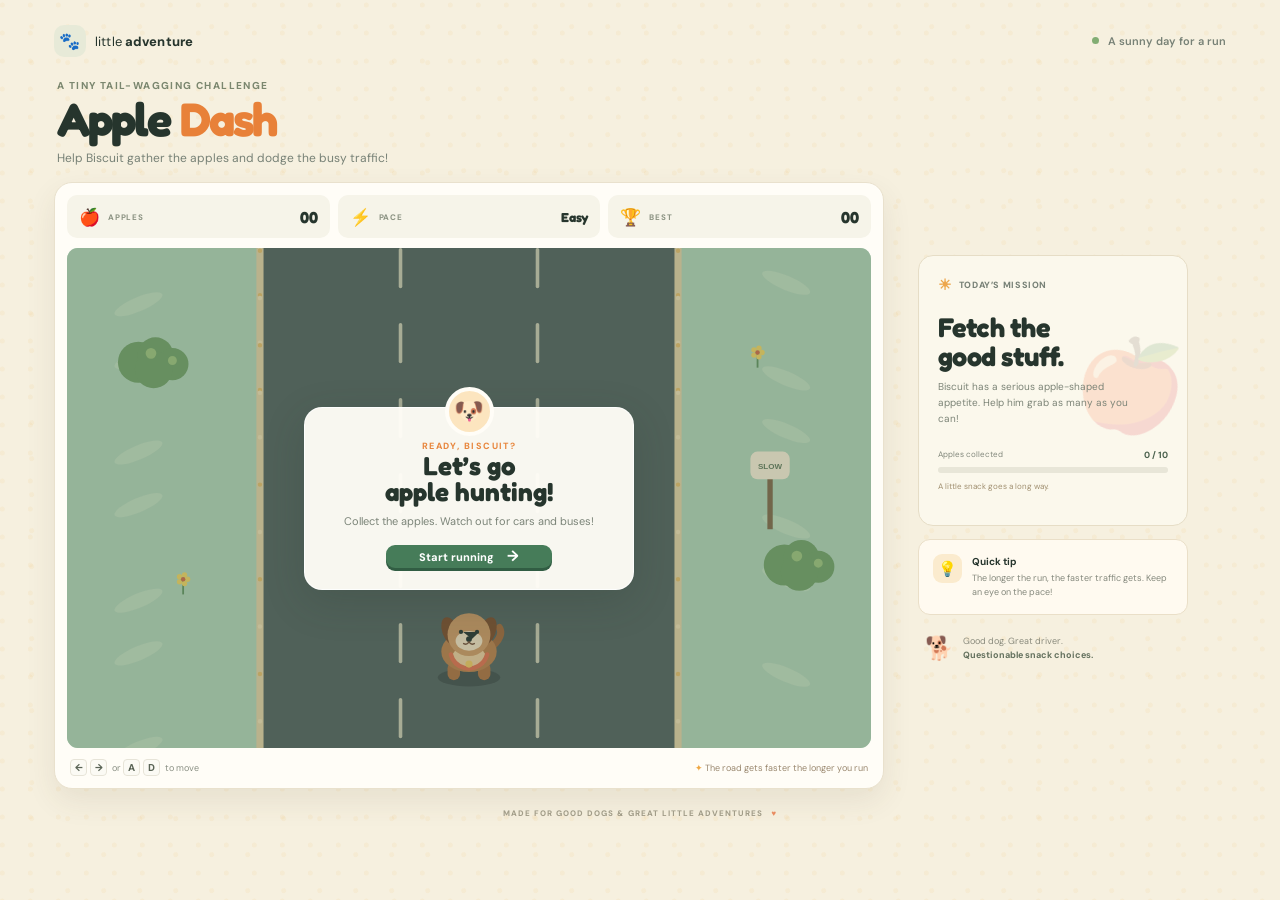
<file: index.html>
<!doctype html>
<html lang="en">
  <head>
    <meta charset="utf-8">
    <meta name="viewport" content="width=device-width, initial-scale=1">
    <meta name="theme-color" content="#f6f0df">
    <title>Apple Dash — Pup on the Road</title>
    <link rel="stylesheet" href="styles.css">
  </head>
  <body>
    <main class="game-shell">
      <header class="topbar">
        <a class="wordmark" href="#" aria-label="Apple Dash home">
          <span class="brand-icon" aria-hidden="true">🐾</span>
          <span>little <strong>adventure</strong></span>
        </a>
        <span class="top-note"><span class="status-dot"></span> A sunny day for a run</span>
      </header>

      <section class="game-layout" aria-label="Apple Dash game">
        <div class="game-column">
          <div class="intro">
            <p class="eyebrow">A tiny tail-wagging challenge</p>
            <h1>Apple <span>Dash</span></h1>
            <p class="intro-copy">Help Biscuit gather the apples and dodge the busy traffic!</p>
          </div>

          <div class="game-frame">
            <div class="hud" aria-label="Game status">
              <div class="hud-item score-card">
                <span class="hud-icon" aria-hidden="true">🍎</span>
                <span class="hud-label">APPLES</span>
                <strong id="score">00</strong>
              </div>
              <div class="hud-item pace-card">
                <span class="hud-icon" aria-hidden="true">⚡</span>
                <span class="hud-label">PACE</span>
                <strong id="pace">Easy</strong>
              </div>
              <div class="hud-item best-card">
                <span class="hud-icon" aria-hidden="true">🏆</span>
                <span class="hud-label">BEST</span>
                <strong id="best">00</strong>
              </div>
            </div>

            <div class="canvas-wrap">
              <canvas id="game" width="900" height="560" aria-label="Dog running along a road, collecting apples and avoiding traffic">
                Your browser does not support the canvas game.
              </canvas>
              <div class="game-overlay" id="overlay">
                <div class="overlay-card">
                  <span class="overlay-sticker" id="overlay-sticker" aria-hidden="true">🐶</span>
                  <p class="overlay-kicker" id="overlay-kicker">READY, BISCUIT?</p>
                  <h2 id="overlay-title">Let’s go<br>apple hunting!</h2>
                  <p class="overlay-copy" id="overlay-copy">Collect the apples. Watch out for cars and buses!</p>
                  <button class="play-button" id="play-button" type="button">Start running <span aria-hidden="true">→</span></button>
                </div>
              </div>
            </div>
            <div class="game-footer">
              <span><i class="keycap">←</i><i class="keycap">→</i> or <i class="keycap">A</i><i class="keycap">D</i> to move</span>
              <span class="footer-tip"><span aria-hidden="true">✦</span> The road gets faster the longer you run</span>
            </div>
          </div>
          <div class="mobile-controls" aria-label="Touch controls">
            <button type="button" class="move-button" data-move="-1" aria-label="Move left">←</button>
            <span>STEER BISCUIT</span>
            <button type="button" class="move-button" data-move="1" aria-label="Move right">→</button>
          </div>
        </div>

        <aside class="side-panel">
          <div class="mission-card">
            <div class="card-heading">
              <span class="sun-icon" aria-hidden="true">☀</span>
              <span>today’s mission</span>
            </div>
            <h2>Fetch the<br>good stuff.</h2>
            <p>Biscuit has a serious apple-shaped appetite. Help him grab as many as you can!</p>
            <div class="mission-progress">
              <div class="progress-copy"><span>Apples collected</span><strong id="mission-count">0 / 10</strong></div>
              <div class="progress-track"><span id="mission-progress"></span></div>
              <span class="mission-hint" id="mission-hint">A little snack goes a long way.</span>
            </div>
            <div class="doodle-apple" aria-hidden="true">🍎</div>
          </div>

          <div class="tip-card">
            <div class="tip-icon" aria-hidden="true">💡</div>
            <div>
              <h3>Quick tip</h3>
              <p>The longer the run, the faster traffic gets. Keep an eye on the pace!</p>
            </div>
          </div>
          <div class="mascot-note"><span aria-hidden="true">🐕</span><span>Good dog. Great driver.<br><strong>Questionable snack choices.</strong></span></div>
        </aside>
      </section>
      <footer class="page-footer">MADE FOR GOOD DOGS &amp; GREAT LITTLE ADVENTURES <span aria-hidden="true">♥</span></footer>
    </main>
    <script src="game.js"></script>
  </body>
</html>
</file>
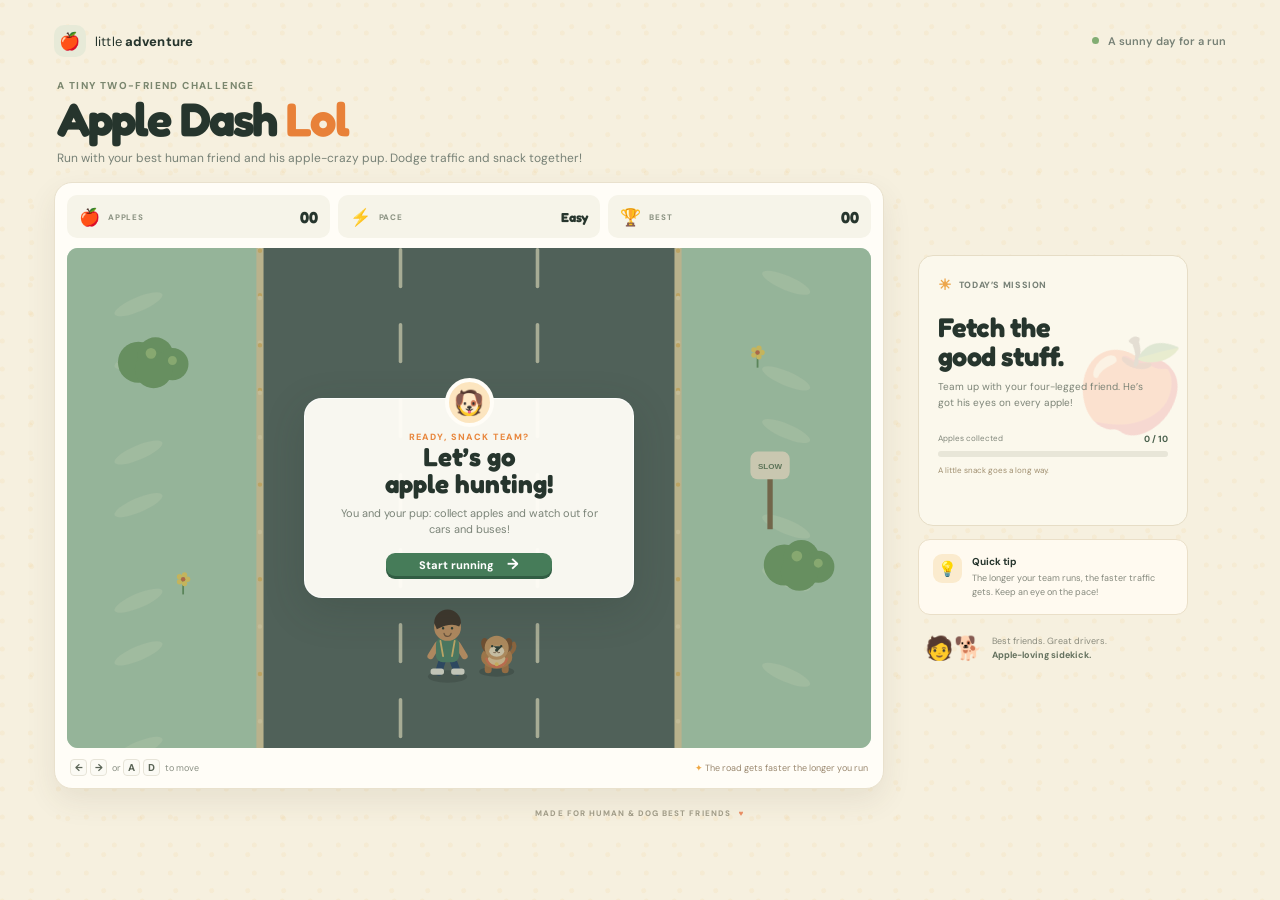
<file: LSindex.html>
<!doctype html>
<html lang="en">
  <head>
    <meta charset="utf-8">
    <meta name="viewport" content="width=device-width, initial-scale=1">
    <meta name="theme-color" content="#f6f0df">
    <title>Apple Dash Lol</title>
    <link rel="stylesheet" href="styles.css">
  </head>
  <body data-game-variant="human-dog">
    <main class="game-shell">
      <header class="topbar">
        <a class="wordmark" href="#" aria-label="Apple Dash Lol home">
          <span class="brand-icon" aria-hidden="true">🍎</span>
          <span>little <strong>adventure</strong></span>
        </a>
        <span class="top-note"><span class="status-dot"></span> A sunny day for a run</span>
      </header>

      <section class="game-layout" aria-label="Apple Dash Lol game">
        <div class="game-column">
          <div class="intro">
            <p class="eyebrow">A tiny two-friend challenge</p>
            <h1>Apple Dash <span>Lol</span></h1>
            <p class="intro-copy">Run with your best human friend and his apple-crazy pup. Dodge traffic and snack together!</p>
          </div>

          <div class="game-frame">
            <div class="hud" aria-label="Game status">
              <div class="hud-item score-card">
                <span class="hud-icon" aria-hidden="true">🍎</span>
                <span class="hud-label">APPLES</span>
                <strong id="score">00</strong>
              </div>
              <div class="hud-item pace-card">
                <span class="hud-icon" aria-hidden="true">⚡</span>
                <span class="hud-label">PACE</span>
                <strong id="pace">Easy</strong>
              </div>
              <div class="hud-item best-card">
                <span class="hud-icon" aria-hidden="true">🏆</span>
                <span class="hud-label">BEST</span>
                <strong id="best">00</strong>
              </div>
            </div>

            <div class="canvas-wrap">
              <canvas id="game" width="900" height="560" aria-label="A person and dog running along a road, collecting apples and avoiding traffic">
                Your browser does not support the canvas game.
              </canvas>
              <div class="game-overlay" id="overlay">
                <div class="overlay-card">
                  <span class="overlay-sticker" id="overlay-sticker" aria-hidden="true">🧑🐶</span>
                  <p class="overlay-kicker" id="overlay-kicker">READY, SNACK TEAM?</p>
                  <h2 id="overlay-title">Let’s go<br>apple hunting!</h2>
                  <p class="overlay-copy" id="overlay-copy">You and your pup: collect apples and watch out for cars and buses!</p>
                  <button class="play-button" id="play-button" type="button">Start running <span aria-hidden="true">→</span></button>
                </div>
              </div>
            </div>
            <div class="game-footer">
              <span><i class="keycap">←</i><i class="keycap">→</i> or <i class="keycap">A</i><i class="keycap">D</i> to move</span>
              <span class="footer-tip"><span aria-hidden="true">✦</span> The road gets faster the longer you run</span>
            </div>
          </div>
          <div class="mobile-controls" aria-label="Touch controls">
            <button type="button" class="move-button" data-move="-1" aria-label="Move left">←</button>
            <span>STEER THE SNACK TEAM</span>
            <button type="button" class="move-button" data-move="1" aria-label="Move right">→</button>
          </div>
        </div>

        <aside class="side-panel">
          <div class="mission-card">
            <div class="card-heading">
              <span class="sun-icon" aria-hidden="true">☀</span>
              <span>today’s mission</span>
            </div>
            <h2>Fetch the<br>good stuff.</h2>
            <p>Team up with your four-legged friend. He’s got his eyes on every apple!</p>
            <div class="mission-progress">
              <div class="progress-copy"><span>Apples collected</span><strong id="mission-count">0 / 10</strong></div>
              <div class="progress-track"><span id="mission-progress"></span></div>
              <span class="mission-hint" id="mission-hint">A little snack goes a long way.</span>
            </div>
            <div class="doodle-apple" aria-hidden="true">🍎</div>
          </div>

          <div class="tip-card">
            <div class="tip-icon" aria-hidden="true">💡</div>
            <div>
              <h3>Quick tip</h3>
              <p>The longer your team runs, the faster traffic gets. Keep an eye on the pace!</p>
            </div>
          </div>
          <div class="mascot-note"><span aria-hidden="true">🧑🐕</span><span>Best friends. Great drivers.<br><strong>Apple-loving sidekick.</strong></span></div>
        </aside>
      </section>
      <footer class="page-footer">MADE FOR HUMAN &amp; DOG BEST FRIENDS <span aria-hidden="true">♥</span></footer>
    </main>
    <script src="game.js"></script>
  </body>
</html>
</file>
<file: styles.css>
@import url('https://fonts.googleapis.com/css2?family=DM+Sans:wght@400;500;600;700;800&family=Fredoka:wght@500;600;700&display=swap');

:root {
  color-scheme: light;
  --ink: #26352d;
  --muted: #778176;
  --cream: #f6f0df;
  --paper: #fffdf7;
  --green: #417858;
  --orange: #f5a14a;
}

* { box-sizing: border-box; }

body {
  margin: 0;
  min-width: 320px;
  min-height: 100vh;
  color: var(--ink);
  background:
    radial-gradient(circle at 8% 18%, rgba(242, 197, 121, .12) 0 2px, transparent 3px),
    radial-gradient(circle at 88% 74%, rgba(242, 197, 121, .12) 0 2px, transparent 3px),
    var(--cream);
  background-size: 28px 28px, 36px 36px, auto;
  font-family: "DM Sans", sans-serif;
}

button { font: inherit; }

.game-shell { max-width: 1260px; margin: 0 auto; padding: 25px 44px 16px; }
.topbar { display: flex; align-items: center; justify-content: space-between; margin-bottom: 22px; }
.wordmark { display: inline-flex; align-items: center; gap: 9px; color: var(--ink); font-size: 13px; letter-spacing: .01em; text-decoration: none; }
.wordmark strong { font-weight: 800; }
.brand-icon { display: grid; width: 32px; height: 32px; place-items: center; border-radius: 10px; background: #e7ead8; font-size: 17px; }
.top-note { color: #778176; font-size: 11px; font-weight: 600; }
.status-dot { display: inline-block; width: 7px; height: 7px; margin-right: 6px; border-radius: 50%; background: #82ad73; vertical-align: 1px; }

.game-layout { display: grid; grid-template-columns: minmax(0, 830px) 270px; align-items: center; gap: 34px; }
.game-column { min-width: 0; }
.intro { margin: 0 0 16px 3px; }
.eyebrow { margin: 0 0 3px; color: #7b876f; font-size: 10px; font-weight: 800; letter-spacing: .14em; text-transform: uppercase; }
h1, h2, h3, p { margin-top: 0; }
h1 { margin-bottom: 3px; font-family: Fredoka, sans-serif; font-size: clamp(36px, 5vw, 47px); font-weight: 700; letter-spacing: -.04em; line-height: 1; }
h1 span { color: #e88139; }
.intro-copy { margin: 8px 0 0; color: #778176; font-size: 12px; }

.game-frame { overflow: hidden; padding: 12px; border: 1px solid #e9e1cd; border-radius: 18px; background: var(--paper); box-shadow: 0 12px 30px rgba(81, 67, 41, .09); }
.hud { display: grid; grid-template-columns: 1fr 1fr 1fr; gap: 8px; margin-bottom: 10px; }
.hud-item { display: flex; align-items: center; min-width: 0; height: 43px; padding: 0 12px; border-radius: 10px; background: #f6f4e9; }
.hud-icon { margin-right: 8px; font-size: 17px; }
.hud-label { color: #8c9383; font-size: 8px; font-weight: 800; letter-spacing: .1em; }
.hud-item strong { margin-left: auto; color: var(--ink); font-family: Fredoka, sans-serif; font-size: 16px; }
.pace-card strong { font-size: 13px; }
.canvas-wrap { position: relative; overflow: hidden; border-radius: 11px; background: #b9d9bd; line-height: 0; }
canvas { display: block; width: 100%; height: auto; aspect-ratio: 900 / 560; }
.game-overlay { position: absolute; inset: 0; display: grid; place-items: center; padding: 18px; background: rgba(25, 46, 38, .22); transition: opacity .2s ease, visibility .2s ease; }
.game-overlay.is-hidden { visibility: hidden; opacity: 0; pointer-events: none; }
.overlay-card { width: min(330px, 94%); padding: 23px 24px 21px; border: 1px solid rgba(255, 255, 255, .85); border-radius: 18px; background: rgba(255, 253, 247, .96); text-align: center; box-shadow: 0 12px 40px rgba(38, 53, 45, .2); }
.overlay-sticker { display: grid; width: 49px; height: 49px; margin: -44px auto 10px; place-items: center; border: 4px solid var(--paper); border-radius: 50%; background: #fce5bf; font-size: 24px; }
.overlay-kicker { margin: 0 0 7px; color: #e8873e; font-size: 9px; font-weight: 800; letter-spacing: .16em; }
.overlay-card h2 { margin-bottom: 7px; font-family: Fredoka, sans-serif; font-size: 26px; line-height: 1.03; }
.overlay-copy { margin: 0 0 15px; color: #7b8478; font-size: 11px; line-height: 1.5; }
.play-button { min-width: 166px; padding: 11px 17px; border: 0; border-radius: 9px; color: white; background: #467c59; box-shadow: 0 3px 0 #315d43; cursor: pointer; font-size: 11px; font-weight: 800; transition: transform .15s ease, background .15s ease; }
.play-button:hover { transform: translateY(-1px); background: #386c4c; }
.play-button:active { transform: translateY(2px); box-shadow: 0 1px 0 #315d43; }
.play-button span { margin-left: 10px; font-size: 15px; }
.game-footer { display: flex; align-items: center; justify-content: space-between; padding: 11px 3px 0; color: #8a9084; font-size: 9px; }
.keycap { display: inline-grid; width: 17px; height: 17px; margin-right: 3px; place-items: center; border: 1px solid #e7e4d8; border-radius: 4px; background: #fbfaf4; color: #596355; font-size: 10px; font-style: normal; font-weight: 800; }
.footer-tip { color: #9a886f; }
.footer-tip span { color: #efa743; }

.side-panel { display: flex; flex-direction: column; gap: 13px; padding-top: 57px; }
.mission-card { position: relative; overflow: hidden; min-height: 271px; padding: 19px; border: 1px solid #e6ddc6; border-radius: 15px; background: #fbf8ec; }
.card-heading { display: flex; align-items: center; gap: 7px; color: #778176; font-size: 9px; font-weight: 800; letter-spacing: .07em; text-transform: uppercase; }
.sun-icon { color: #eda64c; font-size: 15px; }
.mission-card h2 { position: relative; z-index: 1; margin: 18px 0 8px; font-family: Fredoka, sans-serif; font-size: 27px; line-height: 1.06; letter-spacing: -.02em; }
.mission-card > p { position: relative; z-index: 1; max-width: 210px; margin-bottom: 22px; color: #7c8477; font-size: 10px; line-height: 1.6; }
.mission-progress { position: relative; z-index: 1; }
.progress-copy { display: flex; justify-content: space-between; margin-bottom: 6px; color: #81877b; font-size: 8px; }
.progress-copy strong { color: #4a614d; font-size: 9px; }
.progress-track { overflow: hidden; height: 6px; border-radius: 9px; background: #e8e6d8; }
.progress-track span { display: block; width: 0; height: 100%; border-radius: inherit; background: linear-gradient(90deg, #83ad73, #efb250); transition: width .3s ease; }
.mission-hint { display: block; margin-top: 8px; color: #a08f70; font-size: 8px; }
.doodle-apple { position: absolute; top: 70px; right: 0; opacity: .13; font-size: 90px; transform: rotate(18deg); }
.tip-card { display: flex; gap: 10px; padding: 14px; border: 1px solid #eadfc8; border-radius: 12px; background: #fffaf0; }
.tip-icon { display: grid; flex: 0 0 29px; height: 29px; place-items: center; border-radius: 9px; background: #fbebce; font-size: 15px; }
.tip-card h3 { margin: 1px 0 4px; font-size: 10px; }
.tip-card p { margin: 0; color: #85897d; font-size: 9px; line-height: 1.55; }
.mascot-note { display: flex; align-items: center; gap: 9px; padding: 3px 7px; color: #8a8b7d; font-size: 9px; line-height: 1.55; }
.mascot-note > span:first-child { font-size: 23px; }
.mascot-note strong { color: #64715e; }
.mobile-controls { display: none; }
.page-footer { margin-top: 19px; color: #a19c88; font-size: 8px; font-weight: 800; letter-spacing: .13em; text-align: center; }
.page-footer span { margin-left: 5px; color: #e88b61; }

@media (max-width: 980px) {
  .game-shell { padding: 21px 24px 14px; }
  .game-layout { grid-template-columns: minmax(0, 1fr) 230px; gap: 22px; }
  .side-panel { padding-top: 54px; }
  .mission-card { padding: 16px; }
  .hud-item { padding: 0 8px; }
}

@media (max-width: 720px) {
  .game-shell { max-width: 560px; padding: 17px 16px 13px; }
  .topbar { margin-bottom: 22px; }
  .game-layout { display: block; }
  .intro { margin-bottom: 13px; }
  h1 { font-size: 39px; }
  .intro-copy { max-width: 330px; line-height: 1.5; }
  .game-frame { padding: 8px; border-radius: 15px; }
  .hud { gap: 5px; margin-bottom: 7px; }
  .hud-item { height: 39px; padding: 0 7px; border-radius: 8px; }
  .hud-icon { margin-right: 5px; font-size: 14px; }
  .hud-label { font-size: 7px; }
  .hud-item strong { font-size: 14px; }
  .pace-card strong { font-size: 11px; }
  .game-footer { align-items: flex-start; gap: 8px; font-size: 8px; }
  .footer-tip { max-width: 142px; text-align: right; line-height: 1.4; }
  .mobile-controls { display: flex; align-items: center; justify-content: space-between; margin: 11px 4px 0; color: #899080; font-size: 8px; font-weight: 800; letter-spacing: .12em; }
  .move-button { display: grid; width: 43px; height: 38px; place-items: center; border: 1px solid #e5dec9; border-radius: 10px; color: #456f50; background: #fffdf7; box-shadow: 0 2px 0 #dfd8c6; cursor: pointer; font-size: 19px; }
  .move-button:active { transform: translateY(1px); box-shadow: none; }
  .side-panel { display: grid; grid-template-columns: 1fr 1fr; gap: 9px; padding-top: 15px; }
  .mission-card { grid-row: span 2; min-height: 194px; padding: 14px; }
  .mission-card h2 { margin: 13px 0 6px; font-size: 23px; }
  .mission-card > p { margin-bottom: 14px; font-size: 9px; }
  .doodle-apple { top: 48px; font-size: 68px; }
  .tip-card { align-items: flex-start; padding: 11px; }
  .tip-card p { font-size: 8px; }
  .mascot-note { padding: 2px; font-size: 8px; }
  .mascot-note > span:first-child { font-size: 18px; }
  .page-footer { margin-top: 16px; font-size: 7px; }
}

@media (max-width: 390px) {
  .game-shell { padding-right: 10px; padding-left: 10px; }
  .top-note { font-size: 9px; }
  .hud-item { padding: 0 5px; }
  .hud-icon { margin-right: 3px; }
  .hud-label { font-size: 6px; }
  .footer-tip { max-width: 120px; }
}

@media (prefers-reduced-motion: reduce) {
  *, *::before, *::after { scroll-behavior: auto !important; transition-duration: .01ms !important; }
}
</file>
